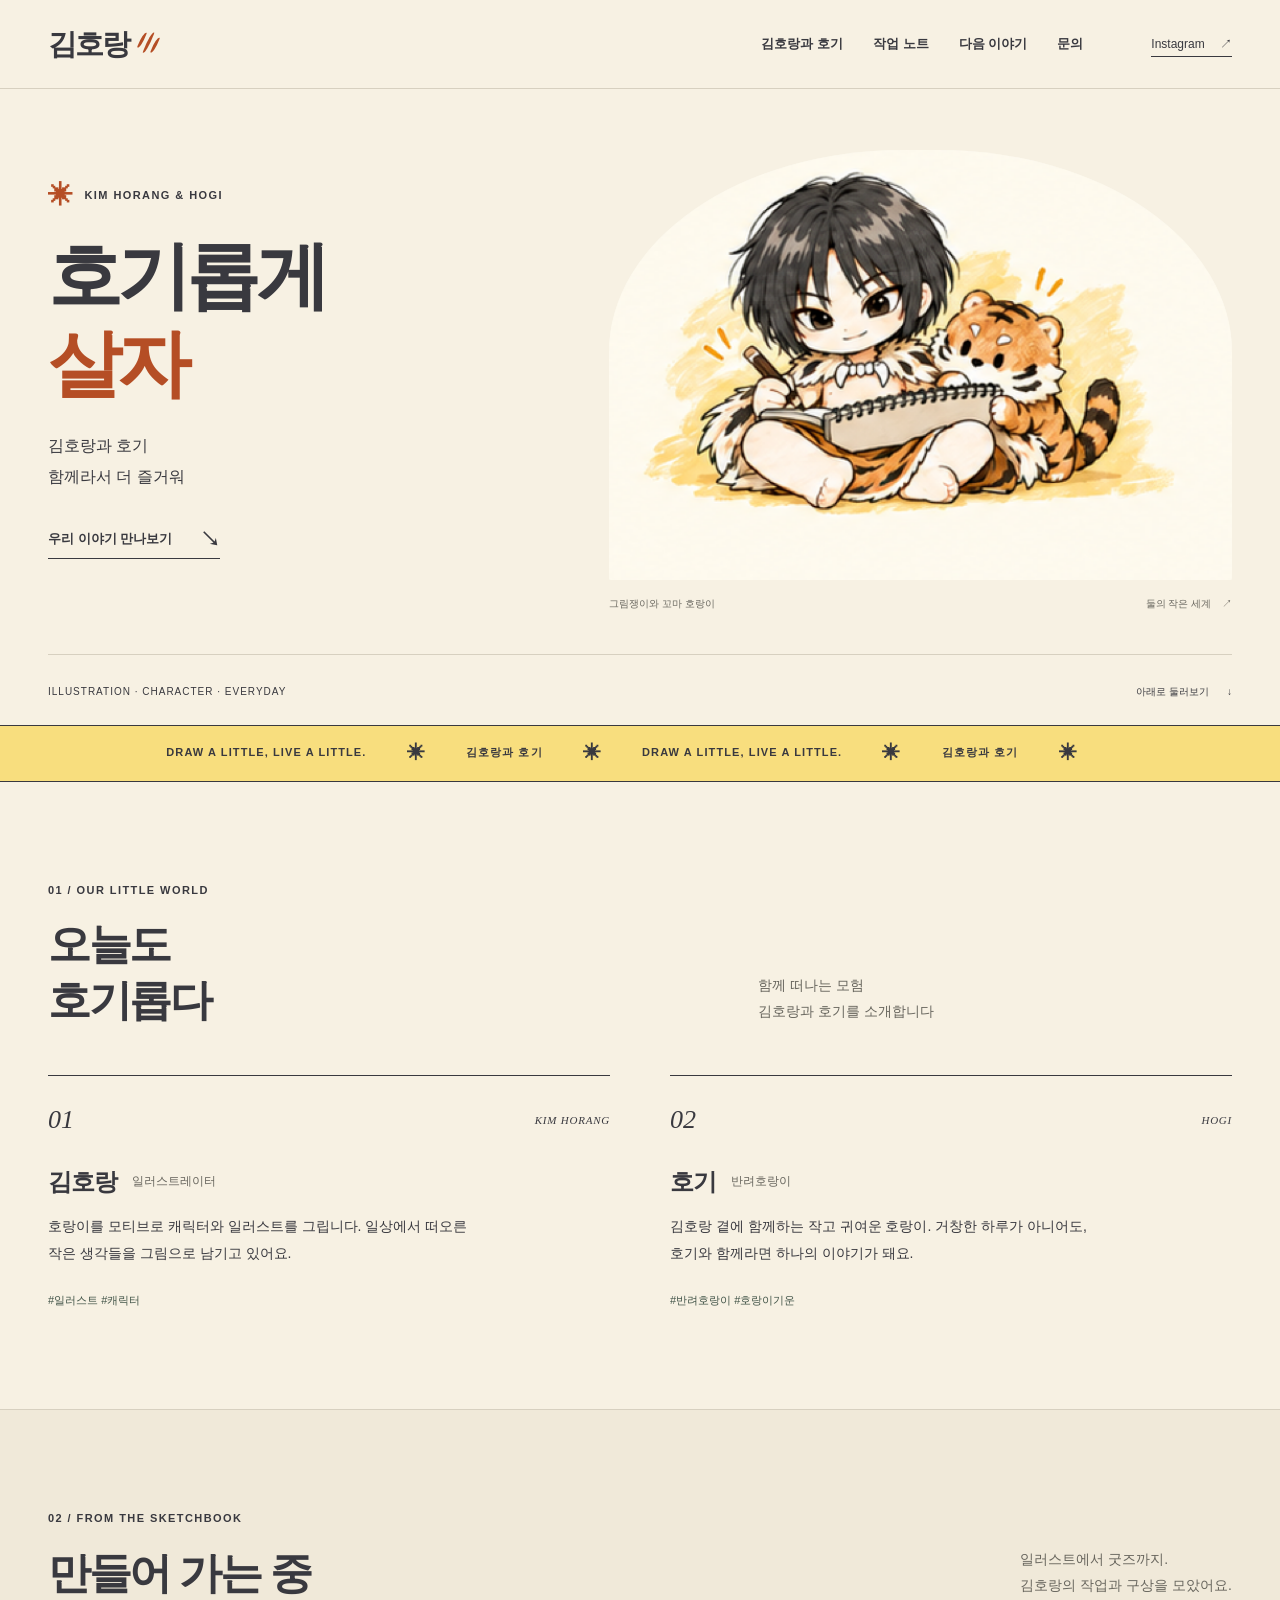
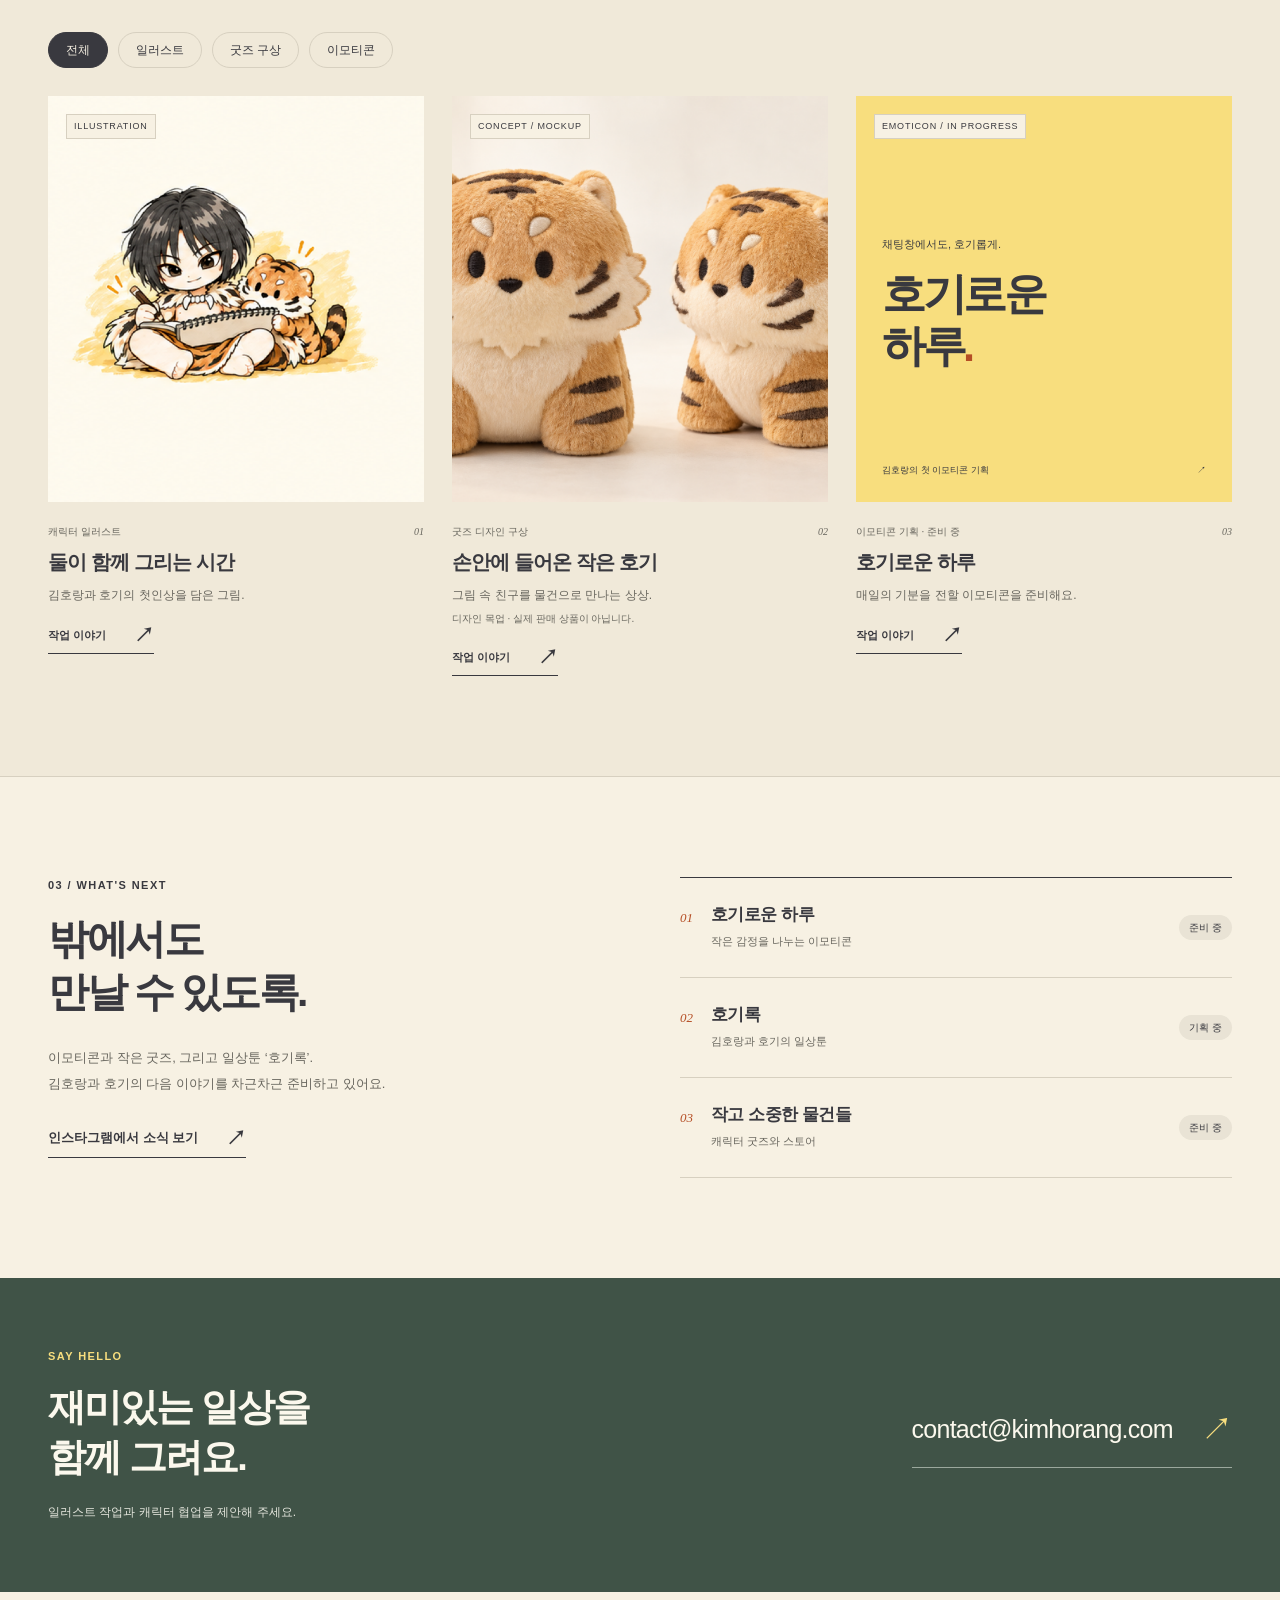
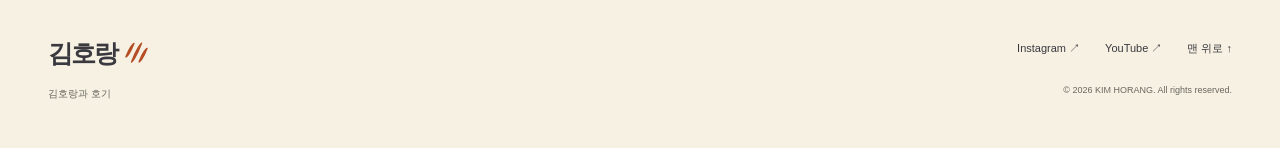
<file: index.html>
<!doctype html>
<html lang="ko">
<head>
  <meta charset="utf-8">
  <meta name="viewport" content="width=device-width, initial-scale=1">
  <meta name="description" content="김호랑과 호기의 즐거운 일상을 소개합니다.">
  <meta name="theme-color" content="#f7f1e3">
  <meta property="og:type" content="website">
  <meta property="og:title" content="김호랑 — 호기롭게, 우리답게">
  <meta property="og:description" content="호기롭게 살고 싶은 김호랑과 든든한 반려호랑이 호기의 이야기.">
  <meta property="og:url" content="https://kimhorang.com/">
  <meta property="og:image" content="https://kimhorang.com/assets/kimhorang-hogi.png">
  <title>김호랑 KIMHORANG</title>
  <link rel="icon" href="assets/favicon.svg" type="image/svg+xml">
  <link rel="stylesheet" href="style.css">
  <script src="script.js" defer></script>
</head>
<body>
  <a class="skip-link" href="#main">본문으로 바로가기</a>
  <header class="site-header">
    <div class="container header-inner">
      <a class="wordmark" href="#home" aria-label="김호랑 처음으로">김호랑<span class="brand-stripes" aria-hidden="true"><i></i><i></i><i></i></span></a>
      <nav class="navigation" id="navigation" aria-label="주 메뉴">
        <a href="#about">김호랑과 호기</a><a href="#works">작업 노트</a><a href="#next">다음 이야기</a><a href="#contact">문의</a>
      </nav>
      <a class="header-social" data-link="instagram" href="https://www.instagram.com/kimhorang/" target="_blank" rel="noopener noreferrer">Instagram <span aria-hidden="true">↗</span></a>
      <button class="menu-toggle" type="button" aria-controls="navigation" aria-expanded="false" aria-label="메뉴 열기" hidden><span></span><span></span></button>
    </div>
  </header>
  <main id="main">
    <section class="hero container" id="home" aria-labelledby="hero-title">
      <div class="hero-copy">
        <p class="eyebrow"><span class="little-star" aria-hidden="true">✳</span> KIM HORANG & HOGI</p>
        <h1 id="hero-title">호기롭게<br><span>살자</span></h1>
        <p class="hero-description">김호랑과 호기<br>함께라서 더 즐거워</p>
        <a class="text-link" href="#about">우리 이야기 만나보기 <span aria-hidden="true">↘</span></a>
      </div>
      <div class="hero-visual">
        <div class="duo-art hero-art"><img src="assets/kimhorang-hogi.png" alt="그림을 그리는 김호랑과 옆에 앉은 호기" width="2560" height="1440" fetchpriority="high"></div>
        <div class="art-caption"><span>그림쟁이와 꼬마 호랑이</span><span>둘의 작은 세계 <span aria-hidden="true">↗</span></span></div>
      </div>
      <div class="hero-foot"><span>ILLUSTRATION · CHARACTER · EVERYDAY</span><a href="#works">아래로 둘러보기 <span aria-hidden="true">↓</span></a></div>
    </section>

    <div class="ribbon" aria-hidden="true"><div>DRAW A LITTLE, LIVE A LITTLE. <span>✳</span> 김호랑과 호기 <span>✳</span> DRAW A LITTLE, LIVE A LITTLE. <span>✳</span> 김호랑과 호기 <span>✳</span></div></div>

    <section class="section container" id="about" aria-labelledby="about-title">
      <div class="section-heading"><p class="eyebrow">01 / OUR LITTLE WORLD</p><h2 id="about-title">오늘도<br>호기롭다</h2><p class="section-intro">함께 떠나는 모험<br>김호랑과 호기를 소개합니다</p></div>
      <div class="character-grid">
        <article class="character"><div class="character-index">01<span>KIM HORANG</span></div><h3>김호랑<span class="character-note">일러스트레이터</span></h3><p>호랑이를 모티브로 캐릭터와 일러스트를 그립니다. 일상에서 떠오른 작은 생각들을 그림으로 남기고 있어요.</p><span class="small-label">#일러스트 #캐릭터</span></article>
        <article class="character"><div class="character-index">02<span>HOGI</span></div><h3>호기<span class="character-note">반려호랑이</span></h3><p>김호랑 곁에 함께하는 작고 귀여운 호랑이. 거창한 하루가 아니어도, 호기와 함께라면 하나의 이야기가 돼요.</p><span class="small-label">#반려호랑이 #호랑이기운</span></article>
      </div>
    </section>

    <section class="work-section section" id="works" aria-labelledby="works-title">
      <div class="container">
        <div class="section-heading work-heading"><div><p class="eyebrow">02 / FROM THE SKETCHBOOK</p><h2 id="works-title">만들어 가는 중</h2></div><p class="section-intro">일러스트에서 굿즈까지.<br>김호랑의 작업과 구상을 모았어요.</p></div>
        <div class="filters" role="group" aria-label="작업 종류 선택" hidden><button type="button" class="filter active" data-filter="all" aria-pressed="true">전체</button><button type="button" class="filter" data-filter="illustration" aria-pressed="false">일러스트</button><button type="button" class="filter" data-filter="concept" aria-pressed="false">굿즈 구상</button><button type="button" class="filter" data-filter="emoticon" aria-pressed="false">이모티콘</button></div>
        <p id="filter-status" class="sr-only" role="status"></p>
        <div class="work-grid">
          <article class="work" data-category="illustration"><div class="work-visual duo-art"><img src="assets/kimhorang-hogi.png" alt="김호랑과 호기가 함께한 캐릭터 일러스트" width="2560" height="1440" loading="lazy"><span class="visual-label">ILLUSTRATION</span></div><div class="work-meta"><span>캐릭터 일러스트</span><span>01</span></div><h3>둘이 함께 그리는 시간</h3><p>김호랑과 호기의 첫인상을 담은 그림.</p><button class="work-detail text-link" data-project="illustration" type="button" hidden>작업 이야기 <span aria-hidden="true">↗</span></button></article>
          <article class="work" data-category="concept"><div class="work-visual"><img class="goods-image" src="assets/hogi-concept.png" alt="호기 봉제인형을 구상한 디자인 목업. 실제 제품 사진이 아닙니다." width="1536" height="1024" loading="lazy"><span class="visual-label">CONCEPT / MOCKUP</span></div><div class="work-meta"><span>굿즈 디자인 구상</span><span>02</span></div><h3>손안에 들어온 작은 호기</h3><p>그림 속 친구를 물건으로 만나는 상상.</p><p class="disclaimer">디자인 목업 · 실제 판매 상품이 아닙니다.</p><button class="work-detail text-link" data-project="concept" type="button" hidden>작업 이야기 <span aria-hidden="true">↗</span></button></article>
          <article class="work" data-category="emoticon"><div class="work-visual emoticon-cover"><span class="visual-label">EMOTICON / IN PROGRESS</span><span class="emoticon-note">채팅창에서도, 호기롭게.</span><span class="emoticon-title">호기로운<br>하루<span aria-hidden="true">.</span></span><span class="emoticon-bottom">김호랑의 첫 이모티콘 기획 <span aria-hidden="true">↗</span></span></div><div class="work-meta"><span>이모티콘 기획 · 준비 중</span><span>03</span></div><h3>호기로운 하루</h3><p>매일의 기분을 전할 이모티콘을 준비해요.</p><button class="work-detail text-link" data-project="emoticon" type="button" hidden>작업 이야기 <span aria-hidden="true">↗</span></button></article>
        </div>
      </div>
    </section>

    <section class="section container next-section" id="next" aria-labelledby="next-title">
      <div class="next-copy"><p class="eyebrow">03 / WHAT'S NEXT</p><h2 id="next-title">밖에서도<br>만날 수 있도록.</h2><p>이모티콘과 작은 굿즈, 그리고 일상툰 ‘호기록’.<br>김호랑과 호기의 다음 이야기를 차근차근 준비하고 있어요.</p><a class="text-link" data-link="instagram" href="https://www.instagram.com/kimhorang/" target="_blank" rel="noopener noreferrer">인스타그램에서 소식 보기 <span aria-hidden="true">↗</span></a></div>
      <div class="next-list"><div class="next-row"><span class="next-number">01</span><div><h3>호기로운 하루</h3><p>작은 감정을 나누는 이모티콘</p></div><span class="status">준비 중</span></div><div class="next-row"><span class="next-number">02</span><div><h3>호기록</h3><p>김호랑과 호기의 일상툰</p></div><span class="status">기획 중</span></div><div class="next-row"><span class="next-number">03</span><div><h3>작고 소중한 물건들</h3><p>캐릭터 굿즈와 스토어</p></div><span class="status" id="store-status">준비 중</span></div><div class="store-links" id="store-links" hidden></div></div>
    </section>

    <section class="contact-section" id="contact" aria-labelledby="contact-title"><div class="container contact-inner"><div><p class="eyebrow">SAY HELLO</p><h2 id="contact-title">재미있는 일상을<br>함께 그려요.</h2><p>일러스트 작업과 캐릭터 협업을 제안해 주세요.</p></div><a class="contact-link" data-link="email" href="mailto:contact@kimhorang.com">contact@kimhorang.com <span aria-hidden="true">↗</span></a></div></section>
  </main>
  <footer class="container site-footer"><div><a class="wordmark" href="#home">김호랑<span class="brand-stripes" aria-hidden="true"><i></i><i></i><i></i></span></a><p>김호랑과 호기</p></div><div class="footer-right"><div class="footer-links"><a data-link="instagram" href="https://www.instagram.com/kimhorang/" target="_blank" rel="noopener noreferrer">Instagram ↗</a><a data-link="youtube" href="https://www.youtube.com/@kimhorang711" target="_blank" rel="noopener noreferrer">YouTube ↗</a><a href="#home">맨 위로 ↑</a></div><small>© <span id="year">2026</span> KIM HORANG. All rights reserved.</small></div></footer>
  <dialog id="project-dialog" aria-labelledby="dialog-title"><div class="dialog-inner"><button class="dialog-close" type="button" aria-label="작업 이야기 닫기">닫기 <span aria-hidden="true">×</span></button><p class="eyebrow" id="dialog-category"></p><h2 id="dialog-title"></h2><div class="dialog-image" hidden><img id="dialog-image" alt=""></div><p id="dialog-copy"></p><p class="dialog-note" id="dialog-note"></p></div></dialog>
</body>
</html>
</file>
<file: style.css>
:root{--paper:#f7f1e3;--cream:#fbf8ed;--ink:#39393f;--muted:#68665e;--yellow:#f8de7e;--orange:#b54e25;--line:#d7d0c0;--green:#405347;--container:1200px}
*,*::before,*::after{box-sizing:border-box}html{scroll-behavior:smooth;scroll-padding-top:110px}body{margin:0;background:var(--paper);color:var(--ink);font-family:-apple-system,BlinkMacSystemFont,"Apple SD Gothic Neo","Malgun Gothic",sans-serif;line-height:1.7;word-break:keep-all;overflow-wrap:break-word}h1,h2,h3,p{margin:0}h1,h2,h3{line-height:1.3}a{color:inherit;text-decoration:none}button{font:inherit;color:inherit;cursor:pointer}img{display:block;max-width:100%;height:auto}button,a{-webkit-tap-highlight-color:transparent}a:focus-visible,button:focus-visible{outline:3px solid var(--orange);outline-offset:5px}button[hidden],[hidden]{display:none!important}::selection{background:var(--yellow);color:var(--ink)}.container{width:min(calc(100% - 96px),var(--container));margin-inline:auto}.section{padding-block:100px}.eyebrow{font-size:11px;font-weight:650;letter-spacing:.13em;line-height:1.6}.skip-link{position:fixed;top:12px;left:16px;z-index:100;transform:translateY(-160%);padding:12px 20px;background:var(--ink);color:white}.skip-link:focus{transform:translateY(0)}.sr-only{position:absolute;width:1px;height:1px;padding:0;margin:-1px;overflow:hidden;clip-path:inset(50%);white-space:nowrap;border:0}
.site-header{position:sticky;top:0;z-index:20;background:var(--paper);border-bottom:1px solid var(--line)}.header-inner{height:88px;display:flex;align-items:center;justify-content:space-between;gap:32px}.wordmark{display:inline-flex;align-items:center;gap:8px;font-size:29px;font-weight:900;letter-spacing:-2px;white-space:nowrap;line-height:1.2}.brand-stripes{display:inline-flex;gap:3px;transform:rotate(21deg);margin:1px 0 0 2px}.brand-stripes i{display:block;width:4px;height:17px;background:var(--orange);border-radius:100% 10% 100% 10%}.brand-stripes i:nth-child(2){height:23px;margin-top:-3px}.navigation{display:flex;gap:30px;margin-left:auto;margin-right:36px;font-size:13px;font-weight:600}.navigation a{padding-block:12px}.navigation a:hover,.footer-links a:hover{color:var(--orange)}.header-social{font-size:12px;border-bottom:1px solid var(--ink);line-height:2}.header-social span{padding-left:12px}.menu-toggle{display:none;border:0;background:none;width:44px;height:44px;padding:10px}.menu-toggle span{display:block;width:23px;height:2px;background:var(--ink);margin:6px 0;transition:transform .2s}
.hero{position:relative;display:grid;grid-template-columns:1fr 1.15fr;align-items:center;column-gap:20px;padding-top:54px}.hero-copy{padding-block:40px 60px;z-index:1}.hero .eyebrow{display:flex;align-items:center;gap:10px}.little-star{font-size:25px;color:var(--orange);line-height:1}.hero h1{font-size:clamp(50px,5.8vw,80px);letter-spacing:-.065em;line-height:1.18;font-weight:800;margin:24px 0}.hero h1>span{color:var(--orange)}.hero-description{font-size:16px;line-height:1.9;margin-bottom:32px}.text-link{display:inline-flex;align-items:center;justify-content:space-between;gap:28px;border:0;border-bottom:1px solid var(--ink);border-radius:0;background:none;padding:0 0 8px;font-weight:600;font-size:13px}.text-link span{font-size:20px;line-height:1}.text-link:hover{color:var(--orange);border-color:var(--orange)}.hero-visual{position:relative;min-width:0}.duo-art{position:relative;isolation:isolate;overflow:hidden;background:var(--cream)}.duo-art img{position:absolute;max-width:none;width:400%;height:auto;left:50%;top:50%;transform:translate(-50%,-50%)}.hero-art{height:430px;border-radius:47% 47% 2px 2px}.hero-art img{width:430%;left:47%;top:46%}.hand-note{position:absolute;right:10%;top:-13px;z-index:2;font-size:14px;letter-spacing:-.05em;transform:rotate(7deg);padding:6px 15px;border:1px solid var(--orange);color:var(--orange);background:var(--paper);border-radius:50%}.art-caption{font-size:10px;display:flex;justify-content:space-between;gap:12px;margin-top:15px;color:var(--muted)}.art-caption span:last-child span{padding-left:8px}.hero-foot{grid-column:1/-1;display:flex;justify-content:space-between;gap:16px;padding:28px 0 25px;border-top:1px solid var(--line);margin-top:35px;font-size:10px;letter-spacing:.1em}.hero-foot a{letter-spacing:0}.hero-foot a span{margin-left:15px}.ribbon{overflow:hidden;background:var(--yellow);border-block:1px solid var(--ink);padding:12px 0}.ribbon div{font-size:11px;letter-spacing:.1em;font-weight:650;white-space:nowrap;text-align:center}.ribbon span{padding:0 36px;font-size:18px;vertical-align:middle}
.section-heading{position:relative;margin-bottom:46px}.section-heading h2{font-size:clamp(30px,3.4vw,43px);font-weight:750;letter-spacing:-.055em;margin-top:18px}.section-intro{font-size:14px;line-height:1.9;color:var(--muted)}#about .section-heading .section-intro{position:absolute;right:0;bottom:4px;width:40%}.character-grid{display:grid;grid-template-columns:1fr 1fr;gap:60px}.character{border-top:1px solid var(--ink);padding-top:22px}.character-index{display:flex;justify-content:space-between;align-items:center;font-size:26px;font-family:Georgia,serif;font-style:italic}.character-index>span{font-family:inherit;font-size:11px;letter-spacing:.07em}.character h3{font-size:24px;margin:24px 0 16px;letter-spacing:-.04em;display:flex;gap:15px;align-items:center;flex-wrap:wrap}.character-note{font-size:12px;font-weight:400;color:var(--muted);letter-spacing:0}.character p{font-size:14px;line-height:1.9;max-width:450px}.small-label{display:block;margin-top:24px;font-size:11px;color:var(--green)}
.work-section{background:#f0e9d9;border-block:1px solid var(--line)}.work-heading{display:flex;align-items:end;justify-content:space-between;gap:32px;margin-bottom:30px}.work-heading .section-intro{padding-bottom:3px}.filters{display:flex;gap:10px;flex-wrap:wrap;margin-bottom:28px}.filter{padding:6px 17px;border:1px solid var(--line);background:transparent;border-radius:50px;font-size:12px;min-height:36px}.filter.active{background:var(--ink);border-color:var(--ink);color:var(--paper)}.filter:hover:not(.active){border-color:var(--ink)}.work-grid{display:grid;grid-template-columns:repeat(3,minmax(0,1fr));gap:28px}.work{min-width:0}.work-visual{height:auto;aspect-ratio:1/1.08;position:relative;overflow:hidden}.work .duo-art img{width:410%;left:46%;top:47%;transition:width .4s}.visual-label{position:absolute;left:18px;top:18px;z-index:2;font-size:9px;letter-spacing:.09em;padding:4px 7px;background:var(--paper);color:var(--ink);border:1px solid var(--line)}.goods-image{width:100%;height:100%;object-fit:cover}.work-meta{display:flex;justify-content:space-between;margin:21px 0 9px;font-size:10px;color:var(--muted)}.work-meta>span:last-child{font-family:Georgia,serif;font-style:italic}.work h3{font-size:20px;letter-spacing:-.045em}.work>p{font-size:12px;margin-top:10px;color:var(--muted)}.work p.disclaimer{font-size:10px;margin-top:5px}.work-detail{margin-top:20px;font-size:11px}.emoticon-cover{background:var(--yellow);display:flex;flex-direction:column;justify-content:center;padding:26px}.emoticon-note{font-size:11px;margin-top:10px}.emoticon-title{font-size:clamp(32px,3.4vw,48px);font-weight:800;line-height:1.2;letter-spacing:-.08em;margin-top:14px}.emoticon-title>span{color:var(--orange)}.emoticon-bottom{position:absolute;bottom:24px;left:26px;right:26px;font-size:9px;display:flex;justify-content:space-between}
.next-section{display:grid;grid-template-columns:1fr 1fr;gap:80px}.next-copy h2{font-size:clamp(30px,3.2vw,42px);letter-spacing:-.06em;margin-top:18px}.next-copy>p:not(.eyebrow){font-size:13px;line-height:2;margin-top:26px;color:var(--muted)}.next-copy .text-link{margin-top:30px}.next-list{align-self:center;border-top:1px solid var(--ink)}.next-row{display:flex;align-items:center;gap:18px;padding:26px 0;border-bottom:1px solid var(--line)}.next-number{font-family:Georgia,serif;font-size:13px;font-style:italic;color:var(--orange);align-self:flex-start;padding-top:3px}.next-row h3{font-size:17px;letter-spacing:-.03em}.next-row p{font-size:11px;color:var(--muted);margin-top:6px}.status{margin-left:auto;flex-shrink:0;font-size:10px;background:#e9e3d5;border-radius:30px;padding:4px 10px}.store-links{padding-top:18px;display:flex;gap:20px;flex-wrap:wrap;font-size:12px;text-decoration:underline;text-underline-offset:5px}.contact-section{background:var(--green);color:var(--cream)}.contact-inner{display:flex;justify-content:space-between;align-items:center;gap:40px;padding-block:70px}.contact-inner .eyebrow{color:var(--yellow)}.contact-inner h2{font-size:38px;letter-spacing:-.05em;margin-top:18px}.contact-inner p:not(.eyebrow){font-size:12px;margin-top:20px;color:#e4e6dd}.contact-link{font-size:clamp(16px,2vw,25px);border-bottom:1px solid #9ba89d;padding-bottom:10px;letter-spacing:-.03em;display:flex;align-items:center;gap:28px}.contact-link span{color:var(--yellow);font-size:32px}.contact-link:hover{color:var(--yellow)}.site-footer{display:flex;justify-content:space-between;align-items:flex-end;gap:32px;padding-block:46px}.site-footer .wordmark{font-size:25px}.site-footer p{font-size:10px;color:var(--muted);margin-top:14px}.footer-right{text-align:right}.footer-links{display:flex;gap:25px;font-size:11px;margin-bottom:17px}.site-footer small{font-size:9px;color:var(--muted)}
dialog{width:min(680px,calc(100% - 32px));padding:0;border:1px solid var(--line);background:var(--paper);color:var(--ink);max-height:85dvh;overflow:auto}dialog::backdrop{background:rgba(35,33,27,.65)}.dialog-inner{padding:44px;position:relative}.dialog-close{display:flex;align-items:center;gap:12px;margin:0 0 24px auto;background:none;border:0;font-size:12px;min-height:40px}.dialog-close span{font-size:26px}.dialog-inner h2{font-size:29px;letter-spacing:-.05em;margin:12px 0 25px}.dialog-image{aspect-ratio:16/10;overflow:hidden;position:relative;margin-bottom:25px}.dialog-image img{width:100%;height:100%;object-fit:cover}.dialog-image.duo-art img{width:400%;height:auto}.dialog-inner>p:not(.eyebrow){font-size:14px;line-height:1.95;white-space:pre-line}.dialog-inner p.dialog-note{font-size:11px;margin-top:20px;color:var(--muted)}body.dialog-open{overflow:hidden}
@media(min-width:1450px){.hero{padding-top:72px}.hero-art{height:470px}.hero-copy{padding-bottom:70px}}@media(max-width:1050px){.container{width:calc(100% - 64px)}.navigation{gap:22px;margin-right:0}.header-social{display:none}.hero h1{font-size:64px}.hero-art{height:370px}.hero-description{font-size:14px}.work-grid{gap:20px}.next-section{gap:44px}.emoticon-cover{padding:20px}.emoticon-title{font-size:40px}.contact-link{font-size:20px;gap:15px}}
@media(max-width:760px){html{scroll-padding-top:90px}.container{width:calc(100% - 40px)}.section{padding-block:64px}.header-inner{height:72px;gap:16px}.wordmark{font-size:26px}.menu-toggle{display:block}.navigation{gap:16px;margin:0;font-size:11px}.navigation.js-menu{display:none;position:absolute;left:0;right:0;top:72px;padding:16px 20px 22px;flex-direction:column;gap:0;background:var(--paper);border-bottom:1px solid var(--line)}.navigation.js-menu.is-open{display:flex}.navigation.js-menu a{padding:14px 0;font-size:15px}.menu-toggle[aria-expanded=true] span:first-child{transform:translateY(4px) rotate(45deg)}.menu-toggle[aria-expanded=true] span:last-child{transform:translateY(-4px) rotate(-45deg)}.hero{grid-template-columns:1fr;padding-top:20px;gap:0}.hero-copy{padding:22px 0 30px}.hero h1{font-size:clamp(52px,12vw,72px);margin:20px 0}.hero-description{font-size:14px;margin-bottom:24px}.hero .eyebrow{font-size:10px}.hero-visual{margin:0 0 18px}.hero-art{height:320px;border-radius:45% 45% 2px 2px}.hero-art img{width:350%;top:47%;left:47%}.hand-note{right:5%;top:-9px;font-size:12px}.art-caption{font-size:9px}.hero-foot{margin-top:8px;padding:20px 0;font-size:8px;letter-spacing:.04em}.ribbon{padding:8px 0}.ribbon div{font-size:9px}.ribbon span{padding:0 22px;font-size:15px}.section-heading{margin-bottom:30px}.section-heading h2{font-size:33px}#about .section-heading .section-intro{position:static;width:auto;margin-top:20px;font-size:13px}.character-grid{gap:30px;grid-template-columns:1fr}.character{padding-top:16px}.character h3{margin-top:18px}.character p{font-size:13px}.small-label{margin-top:18px}.work-heading{display:block}.work-heading .section-intro{margin-top:18px;font-size:13px}.filters{gap:7px;margin-bottom:25px}.filter{font-size:11px;padding:6px 14px}.work-grid{grid-template-columns:1fr;gap:42px}.work-visual{aspect-ratio:1.15/1}.work .duo-art img{width:340%;top:46%;left:47%}.emoticon-title{font-size:60px;margin-top:15px}.emoticon-cover{padding:30px}.emoticon-note{font-size:12px}.emoticon-bottom{font-size:11px;left:30px;right:30px;bottom:25px}.work-meta{margin-top:17px}.work h3{font-size:22px}.work-detail{margin-top:14px;min-height:36px}.next-section{grid-template-columns:1fr;gap:35px}.next-copy h2{font-size:33px}.next-row{padding:23px 0}.next-row h3{font-size:16px}.contact-inner{display:block;padding-block:55px}.contact-inner h2{font-size:33px}.contact-link{width:fit-content;font-size:clamp(15px,4.5vw,22px);margin-top:35px;gap:20px}.site-footer{display:block;padding-block:35px}.footer-right{text-align:left;margin-top:30px}.footer-links{flex-wrap:wrap;gap:26px}.dialog-inner{padding:24px}.dialog-inner h2{font-size:25px}.dialog-inner>p:not(.eyebrow){font-size:13px}.dialog-image{aspect-ratio:1/1}}
@media(max-width:380px){.container{width:calc(100% - 32px)}.navigation{gap:12px;font-size:10px}.header-inner{gap:10px}.hero-art{height:280px}.hero-foot{font-size:7px}.hero-description{font-size:13px}.filter{padding-inline:10px}.contact-link{gap:12px}}@media(prefers-reduced-motion:reduce){html{scroll-behavior:auto}*,*::before,*::after{transition:none!important;animation:none!important}}
</file>
